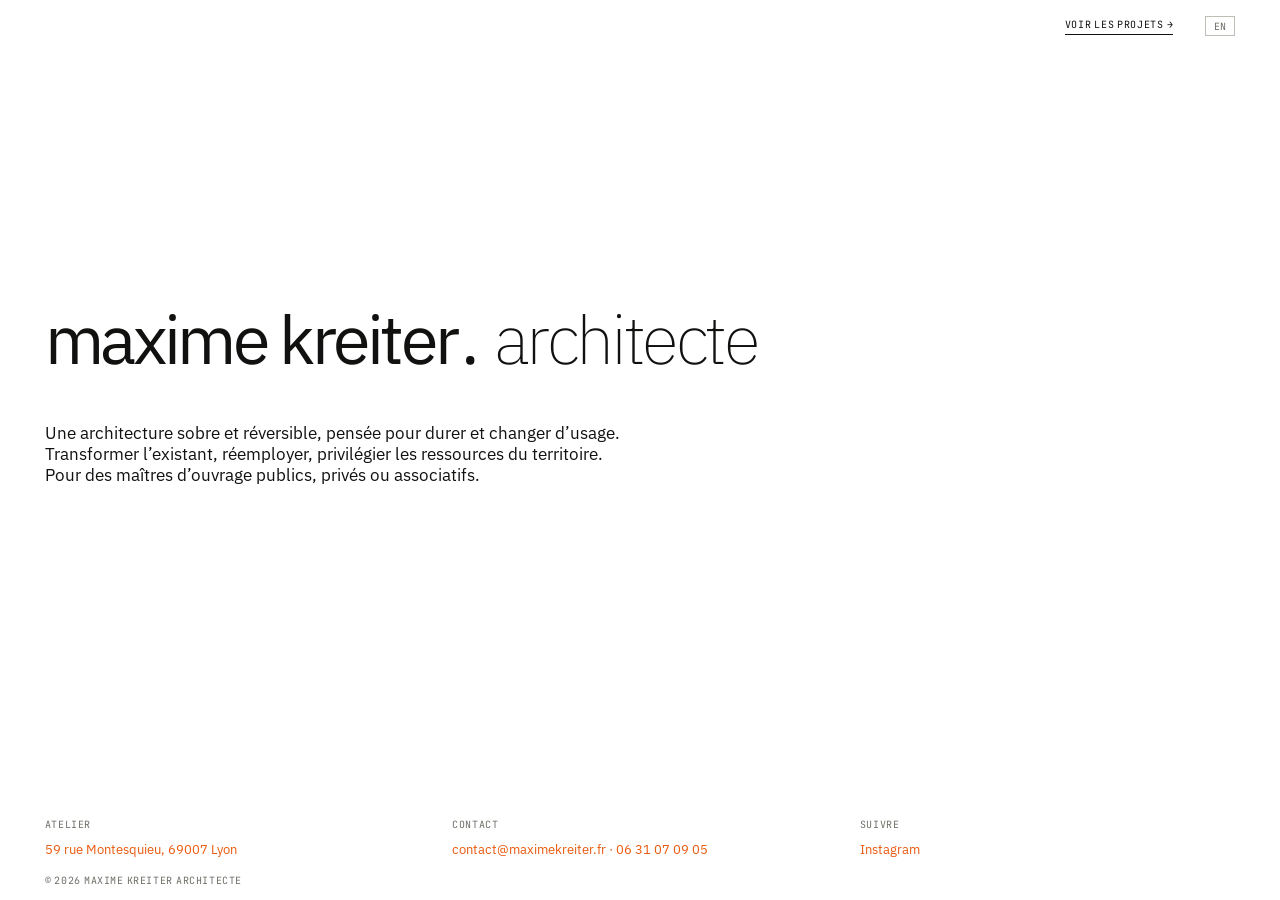
<file: index.html>
<!DOCTYPE html>
<html lang="fr">
<head>
<meta charset="utf-8">
<meta name="viewport" content="width=device-width, initial-scale=1">
<title>Maxime Kreiter — Architecte HMONP, Lyon</title>
<meta name="description" content="Atelier d’architecture à Lyon. Réhabilitation et équipement public, pour collectivités et particuliers : structures conservées, matières locales.">
<link rel="stylesheet" href="assets/ds/styles.css">
<link rel="stylesheet" href="assets/css/site.css">
</head>
<body>

<div class="mk-page">

  <main class="mk-garde">

    <div class="mk-garde__meta">
      <div class="mk-garde__actions">
        <a href="projets.html" class="mk-meta mk-garde__link"><span data-i18n="voir">Voir les projets</span> →</a>
        <button type="button" class="mk-langbtn" data-lang-toggle aria-label="Switch to English">EN</button>
      </div>
    </div>

    <div class="mk-garde__body">
      <!-- Signature : le nom garde ses majuscules dans le texte (copier-coller,
           moteurs de recherche) ; les minuscules viennent de la feuille de style.
           Le point est à part : il disparaît quand la signature passe sur deux lignes. -->
      <h1 class="mk-garde__name mk-signature">
        <span class="mk-signature__nom">Maxime Kreiter</span><span class="mk-signature__point">.</span>
        <span class="mk-signature__metier">Architecte</span>
      </h1>
      <p class="mk-garde__lede" data-i18n="gardeLede">Une architecture sobre et réversible, pensée pour durer et changer d’usage.
Transformer l’existant, réemployer, privilégier les ressources du territoire.
Pour des maîtres d’ouvrage publics, privés ou associatifs.</p>
    </div>

  </main>

  <footer class="mk-footer">
    <div class="mk-footer__cols">
      <div class="mk-footer__col">
        <span class="mk-footer__title" data-i18n="atelier">Atelier</span>
        <span class="mk-footer__line">59 rue Montesquieu, 69007 Lyon</span>
      </div>
      <div class="mk-footer__col">
        <span class="mk-footer__title">Contact</span>
        <span class="mk-footer__line"><a href="mailto:contact@maximekreiter.fr">contact@maximekreiter.fr</a> · <a href="tel:+33631070905">06 31 07 09 05</a></span>
      </div>
      <div class="mk-footer__col">
        <span class="mk-footer__title" data-i18n="suivre">Suivre</span>
        <span class="mk-footer__line">Instagram</span>
      </div>
    </div>
    <span class="mk-footer__note">© 2026 Maxime Kreiter Architecte</span>
  </footer>

</div>

<script src="assets/js/site.js"></script>
</body>
</html>
</file>
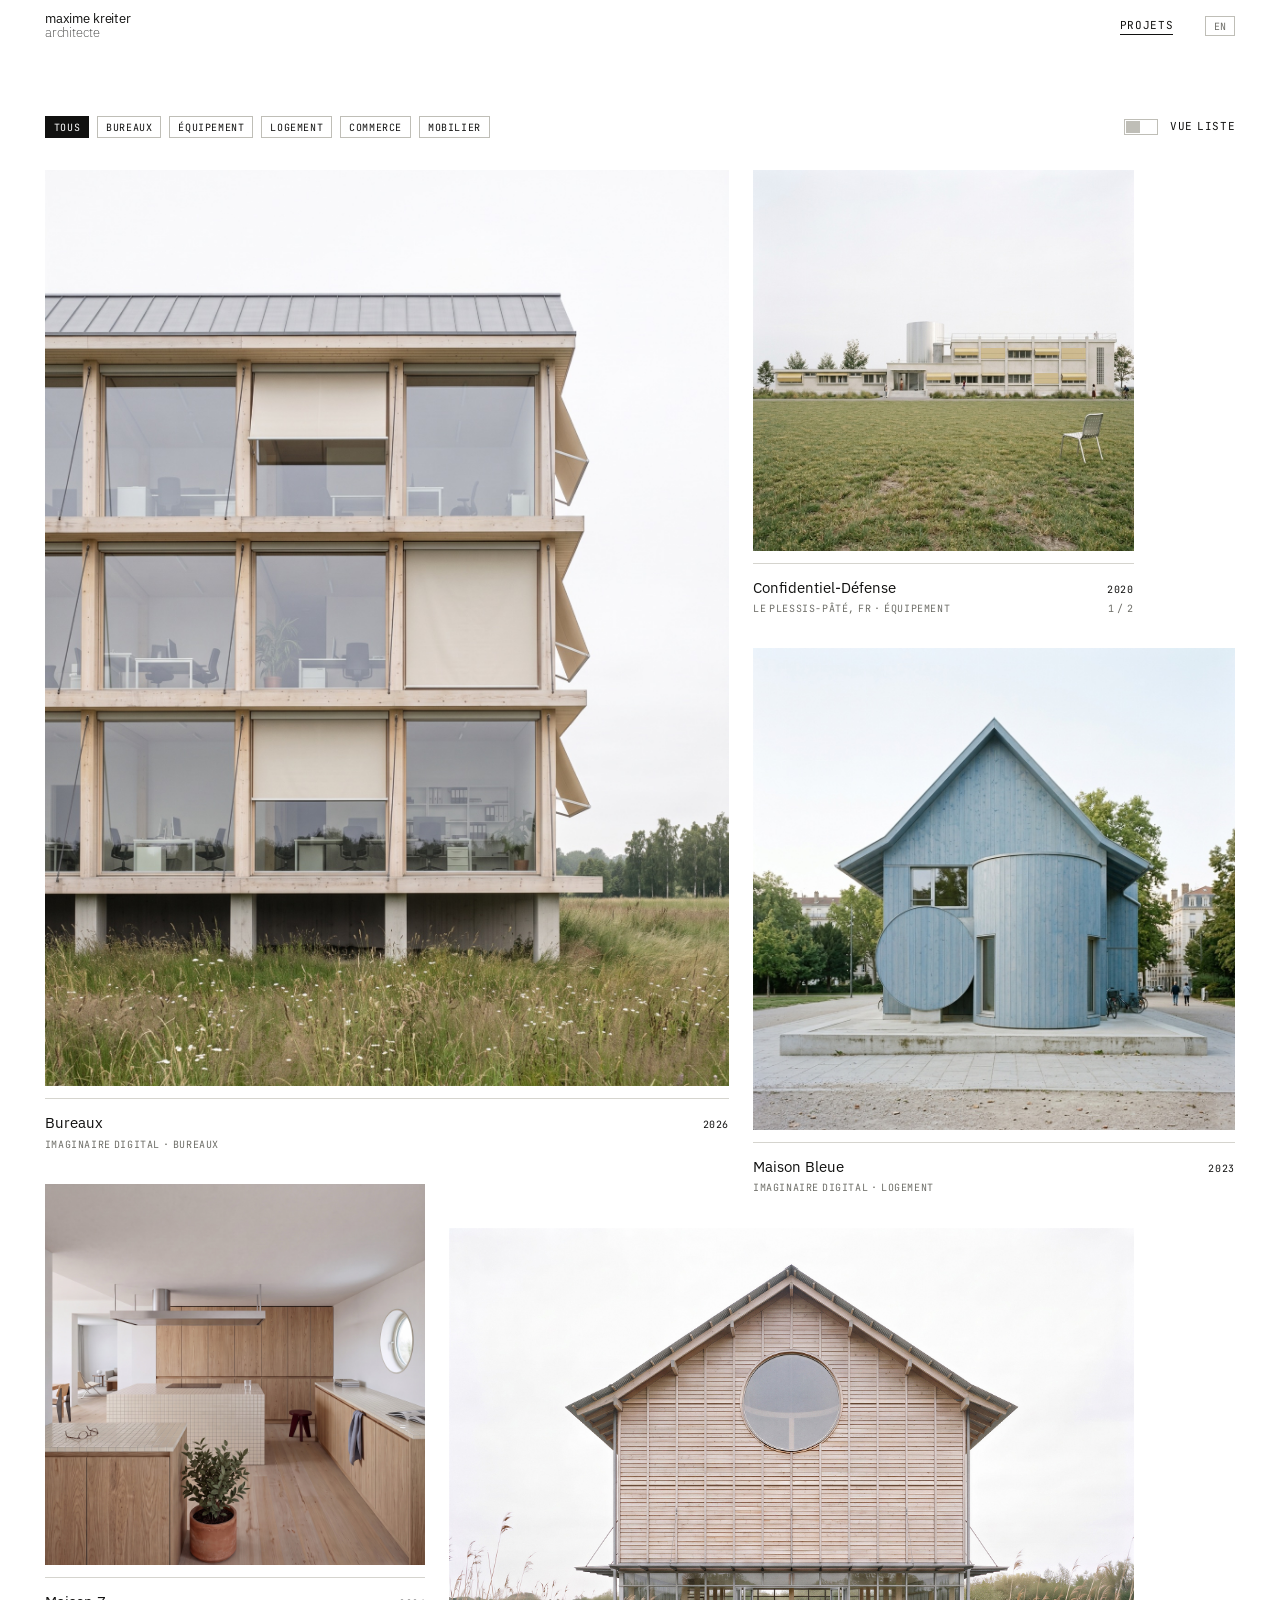
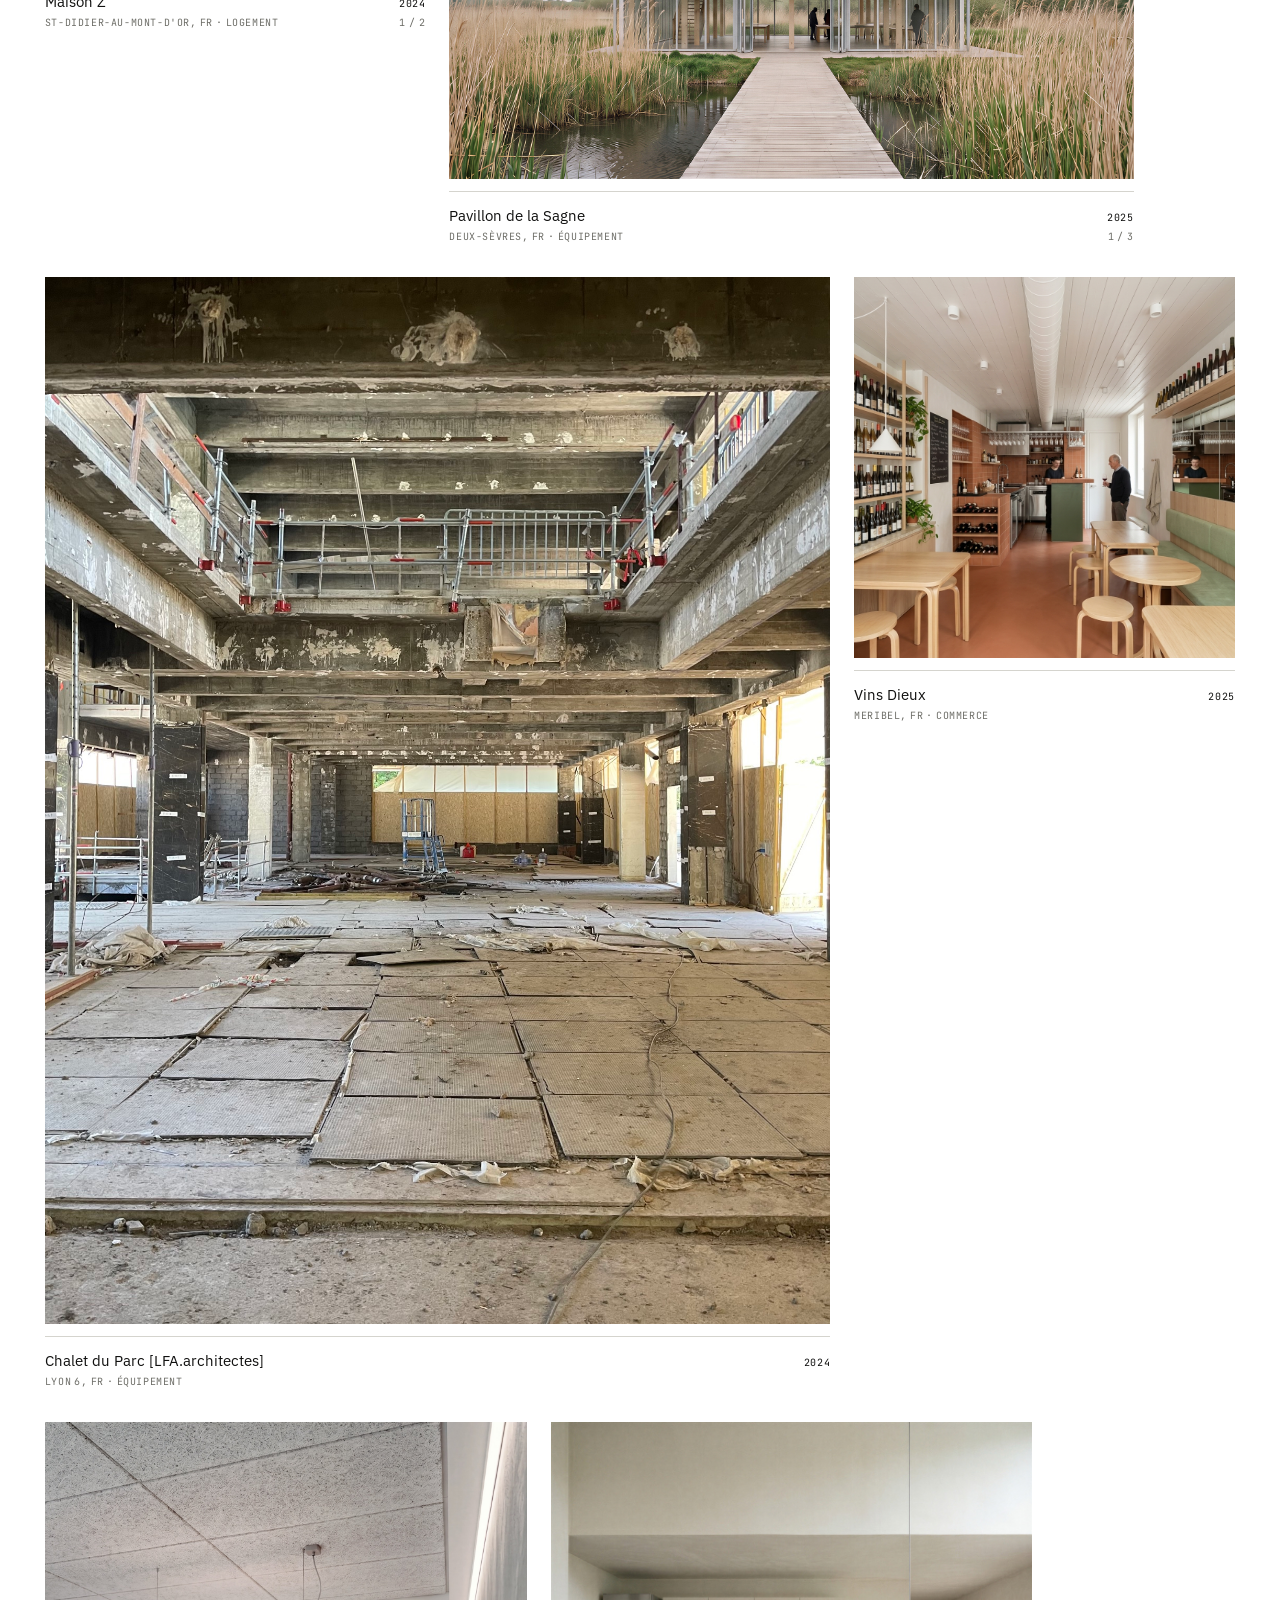
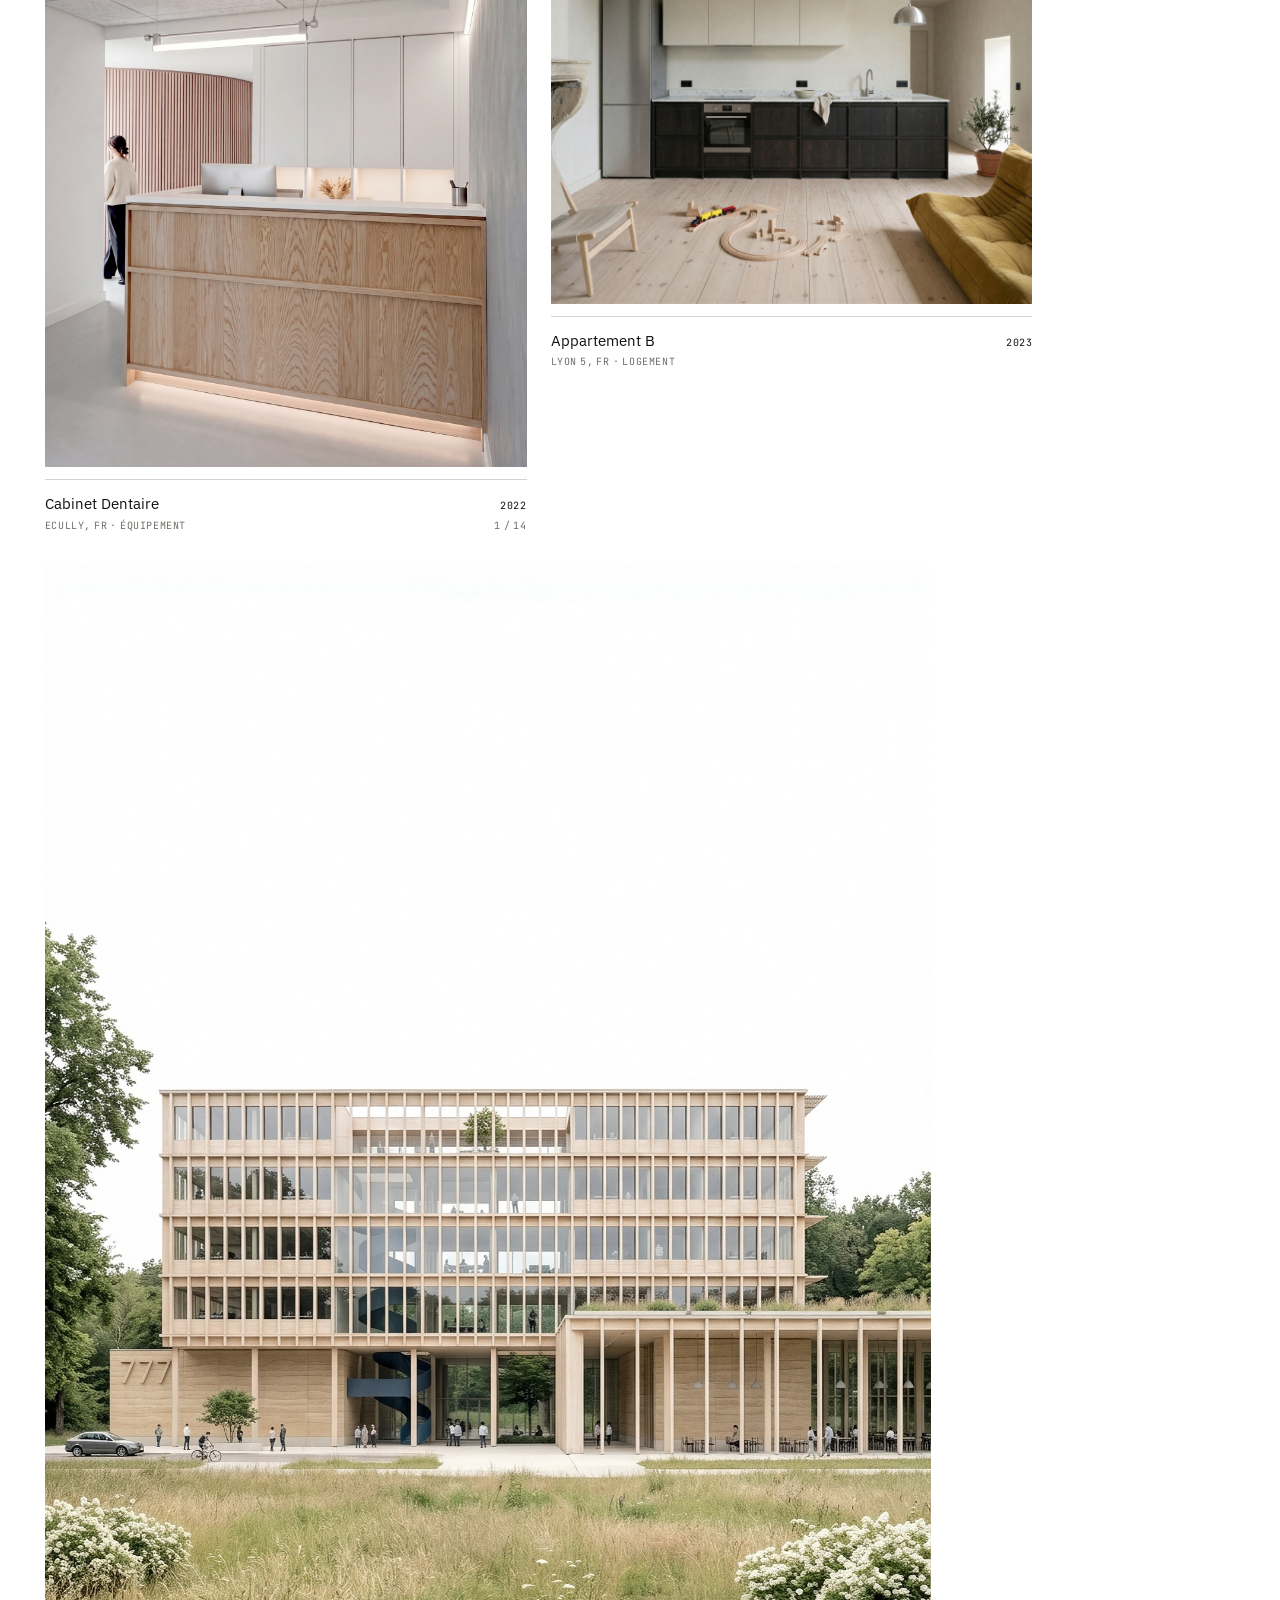
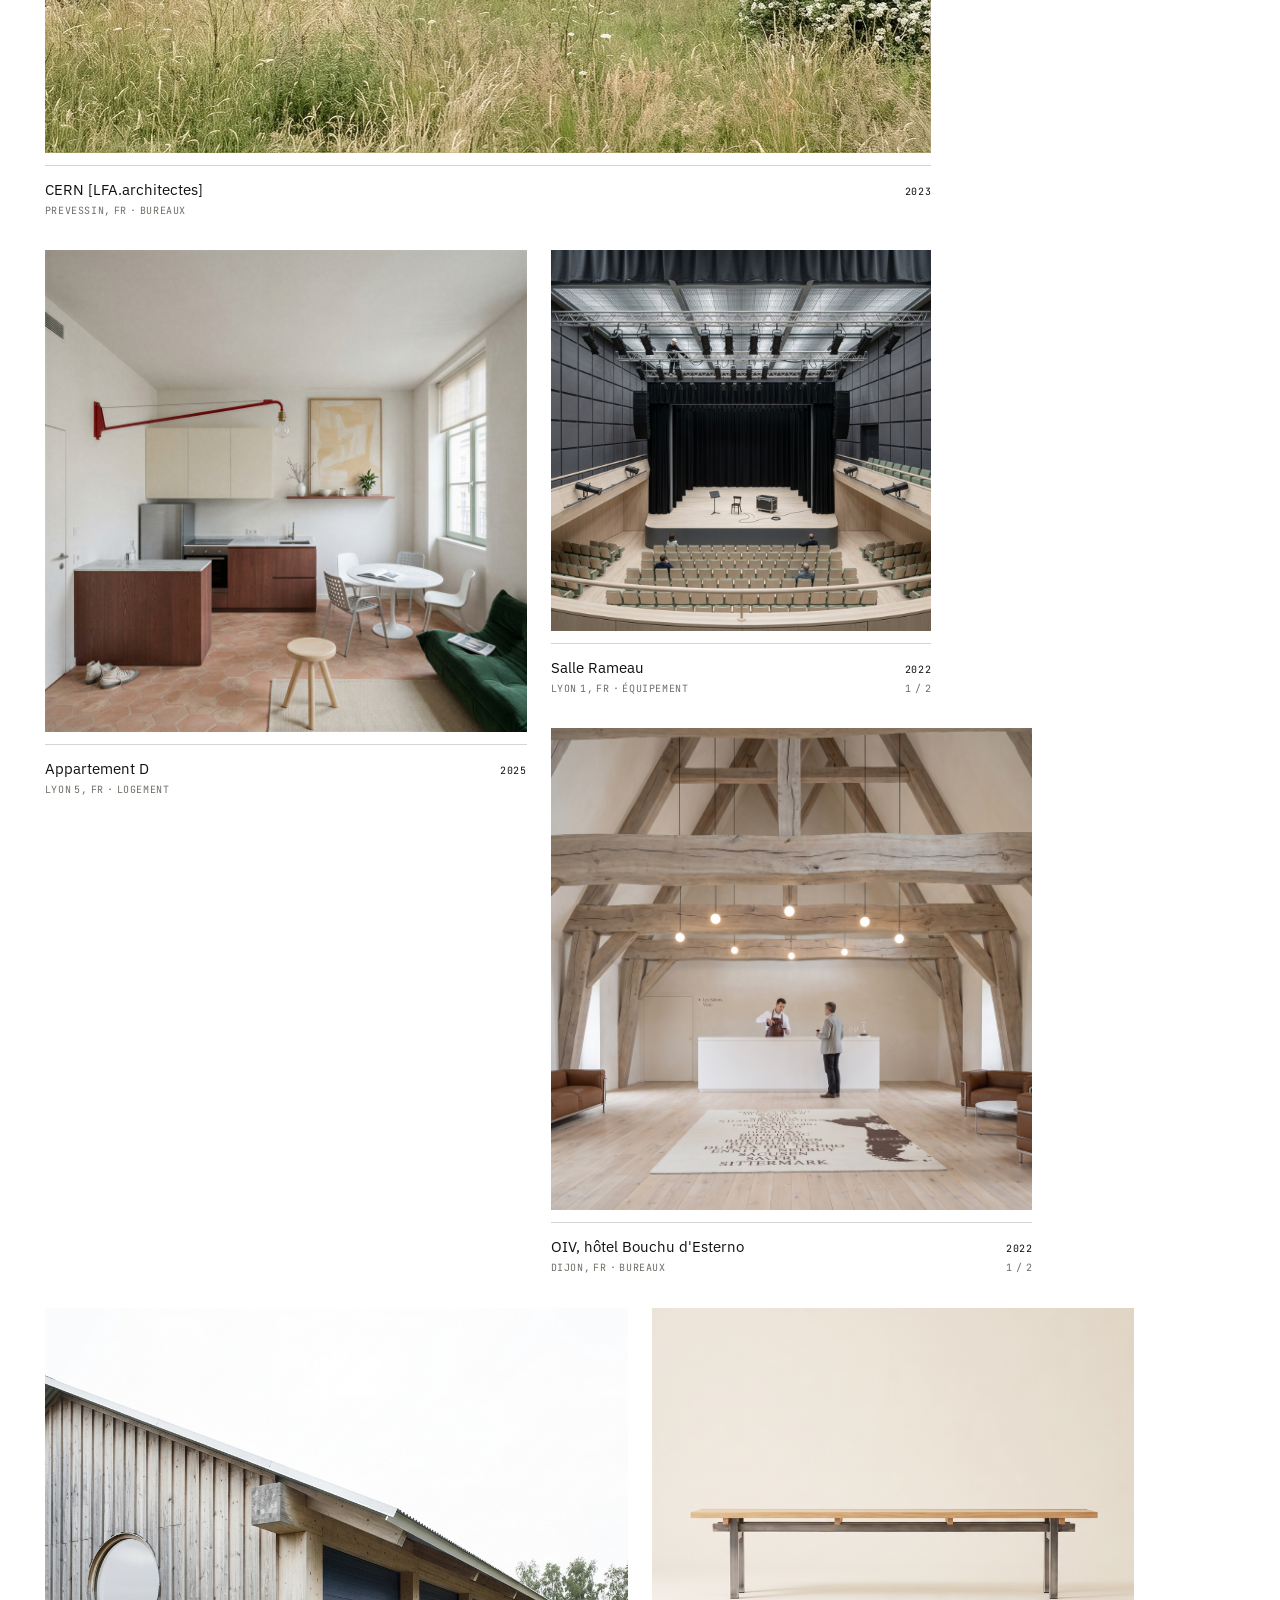
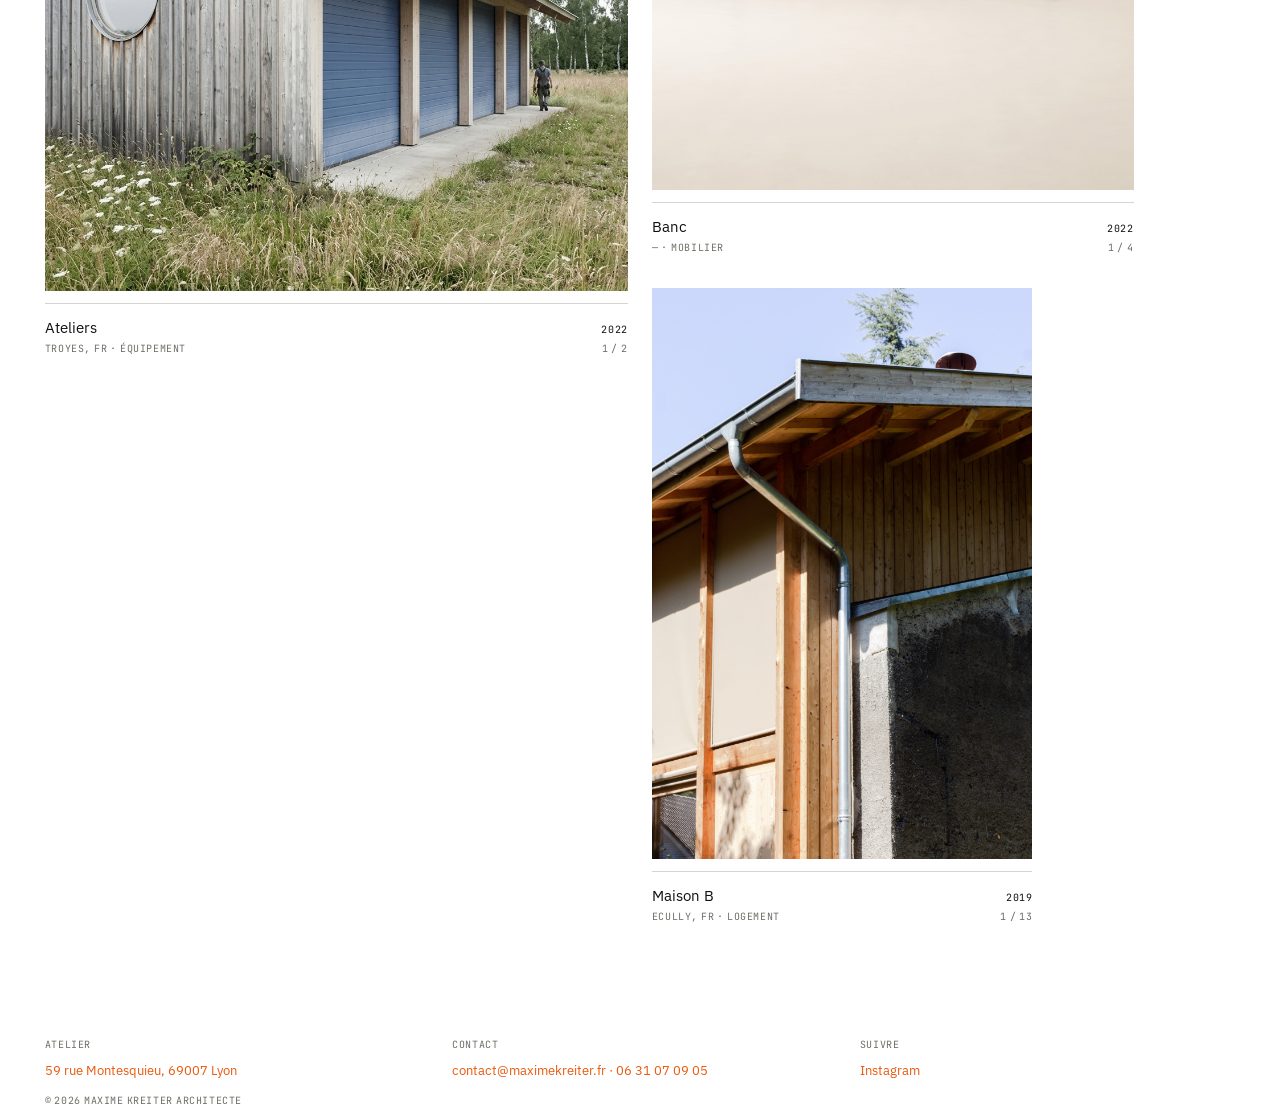
<file: projets.html>
<!DOCTYPE html>
<html lang="fr">
<head>
<meta charset="utf-8">
<meta name="viewport" content="width=device-width, initial-scale=1">
<title>Projets — Maxime Kreiter, Architecte HMONP, Lyon</title>
<meta name="description" content="Index des projets de Maxime Kreiter, architecte HMONP à Lyon : réhabilitation, logement et équipement public, du diagnostic à la livraison.">
<link rel="stylesheet" href="assets/ds/styles.css">
<link rel="stylesheet" href="assets/css/site.css">
</head>
<body>

<div class="mk-page">

  <div class="mk-header__sticky">
    <header class="mk-header">
      <!-- Signature sur deux lignes, donc sans point (voir site.css, « signature »). -->
      <a href="index.html" class="mk-wordmark mk-wordmark--sm mk-signature mk-signature--deux-lignes">
        <span class="mk-signature__nom">Maxime Kreiter</span><span class="mk-signature__point">.</span>
        <span class="mk-signature__metier">Architecte</span>
      </a>
      <nav class="mk-header__nav">
        <a href="projets.html" class="mk-navlink" aria-current="page" data-i18n="projets">Projets</a>
        <button type="button" class="mk-langbtn" data-lang-toggle aria-label="Switch to English">EN</button>
      </nav>
    </header>
  </div>

  <main class="mk-main">

    <!-- Le titre n'est plus affiché, mais la page doit garder un titre de
         niveau 1 pour les moteurs de recherche et les lecteurs d'écran. -->
    <h1 class="mk-sr-only" data-i18n="projets">Projets</h1>

    <section class="mk-index__body">

      <div class="mk-index__controls">
        <div class="mk-filters" id="mk-filters"></div>
        <label class="mk-switch">
          <input type="checkbox" class="mk-switch__input" id="mk-view">
          <span class="mk-switch__track" aria-hidden="true"><span class="mk-switch__knob"></span></span>
          <!-- Libellé piloté par le JavaScript : il annonce la vue vers
               laquelle on bascule. La page s'ouvre en grille (2026-11-09),
               le texte statique ci-dessous est donc le bon. -->
          <span id="mk-view-label">Vue liste</span>
        </label>
      </div>

      <div id="mk-list" hidden>
        <div class="mk-list__head">
          <span class="mk-meta">Réf.</span>
          <span class="mk-meta" data-i18n="projet">Projet</span>
          <span class="mk-meta" data-i18n="lieu">Lieu</span>
          <span class="mk-meta mk-col-large" data-i18n="surface">Surface</span>
          <span class="mk-meta mk-col-large" data-i18n="statut">Statut</span>
          <span class="mk-meta" data-i18n="annee">Année</span>
        </div>
        <div class="mk-list__rows" id="mk-rows"></div>
      </div>

      <div class="mk-grid" id="mk-grid"></div>

      <!-- Aperçu affiché au centre de l'écran au survol d'une ligne, en vue
           liste. Rempli par le JavaScript ; sans lui, il reste vide. -->
      <div class="mk-preview" id="mk-preview" aria-hidden="true">
        <img alt="">
        <span class="mk-preview__compteur"></span>
      </div>

      <p class="mk-meta mk-empty" id="mk-empty" hidden></p>

    </section>

  </main>

  <footer class="mk-footer">
    <div class="mk-footer__cols">
      <div class="mk-footer__col">
        <span class="mk-footer__title" data-i18n="atelier">Atelier</span>
        <span class="mk-footer__line">59 rue Montesquieu, 69007 Lyon</span>
      </div>
      <div class="mk-footer__col">
        <span class="mk-footer__title">Contact</span>
        <span class="mk-footer__line"><a href="mailto:contact@maximekreiter.fr">contact@maximekreiter.fr</a> · <a href="tel:+33631070905">06 31 07 09 05</a></span>
      </div>
      <div class="mk-footer__col">
        <span class="mk-footer__title" data-i18n="suivre">Suivre</span>
        <span class="mk-footer__line">Instagram</span>
      </div>
    </div>
    <span class="mk-footer__note">© 2026 Maxime Kreiter Architecte</span>
  </footer>

</div>

<script src="assets/js/site.js"></script>
</body>
</html>
</file>
<file: assets/ds/styles.css>
@import url("tokens/fonts.css");
@import url("tokens/colors.css");
@import url("tokens/typography.css");
@import url("tokens/spacing.css");
@import url("tokens/layout.css");
@import url("tokens/motion.css");
@import url("tokens/base.css");
</file>
<file: assets/css/site.css>
/* Maxime Kreiter Architecte — styles du site.
   Les composants du design system (SiteHeader, SiteFooter, Wordmark, Tag,
   Switch, IndexRow, ImageFrame) sont ici transcrits en CSS depuis le bundle
   React fourni dans _ds/. Les valeurs sont reprises à l'identique. */

/* --------------------------------------------------------- couleurs site */
/* Écart assumé au design system, qui ne prévoit que le sauge comme accent :
   les coordonnées du pied de page sont en orange. Déclaré ici plutôt que dans
   _ds/ pour garder le design system intact.
   Contraste mesuré sur le papier : 3,03:1, sous le seuil AA de 4,5:1 pour du
   texte de 13 px — écart choisi en connaissance de cause. Le survol passe à
   une teinte plus soutenue, à 4,41:1. */

:root {
  /* Marqueur de version : sert uniquement à vérifier, depuis la page
     diagnostic.html, quelle feuille de style le navigateur utilise
     réellement. N'a aucun effet sur l'affichage. */
  --mk-version: "2026-10-05-a";

  --accent-contact: #EA580C;
  --accent-contact-hover: #C2410C;

  /* Largeur de référence d'une vignette — celle d'un projet « taille: 1 ».
     C'est elle qui décide du nombre de vignettes par rangée : plus elle est
     grande, moins il y en a. */
  --vignette-base: 280px;

  /* Finesse du champ « taille: ». Les largeurs se comptent en colonnes
     fines et invisibles : une vignette de référence en occupe le nombre
     indiqué ici, et chaque cran de « taille: » en ajoute une seule.
       4   un cran élargit d'environ un quart   (le réglage livré)
       2   un cran élargit de moitié            contraste franc
       8   un cran élargit d'un huitième        nuances fines
     Ces colonnes ne se voient pas : elles donnent aux vignettes des bords
     communs, sans lesquels aucune ne pourrait remonter sous sa voisine. */
  --vignette-colonnes: 4;

  /* Cadrage des vignettes de l'index.
       auto    chaque photo garde son format — paysages et portraits
               cohabitent, rien n'est rogné
       9 / 10  portrait léger, 4 / 5 portrait franc, 1 / 1 carré : toutes les
               vignettes au même format, les photos sont recadrées au centre */
  --vignette-ratio: auto;

  /* L'aplat affiché quand un projet n'a pas de photo est vide : il lui faut
     un format à lui, sans quoi il n'aurait aucune hauteur. */
  --vignette-ratio-repli: 9 / 10;

  /* Curseur des zones cliquables : un disque d'encre à la place de la main.
     Le dessin est un SVG écrit directement dans la feuille de style, donc
     aucun fichier à héberger. Les deux nombres après l'adresse placent la
     pointe active au centre du disque.
     32 px est la taille sûre : au-delà, certains navigateurs abandonnent le
     curseur sur mesure et reviennent à la main. Pour l'agrandir, changez
     width, height, cx, cy, r et les deux nombres de fin, tous solidaires.
     « pointer » en fin de ligne est le repli si l'image est refusée. */
  --curseur-clic:
    url('data:image/svg+xml;utf8,<svg xmlns="http://www.w3.org/2000/svg" width="32" height="32"><circle cx="16" cy="16" r="15" fill="%23111110"/></svg>') 16 16,
    pointer;

  /* Le disque ci-dessus n'est qu'un repli. À la souris, le script le
     remplace par un disque qui suit le pointeur et passe en négatif ce qu'il
     survole : texte noir sur blanc devient blanc sur noir, photos comprises.
     Son diamètre se règle ici, librement — cette version n'a pas la limite
     des 32 px. */
  --curseur-taille: 16px;
}

/* Disque en négatif : un rond blanc en mode « différence » inverse les
   couleurs qu'il recouvre — il paraît noir sur le papier, et le texte noir
   qu'il couvre devient blanc. Posé par le script, uniquement à la souris.
   Le curseur du système est alors masqué sur les zones cliquables. */
.mk-curseur-js { --curseur-clic: none; }

.mk-curseur {
  position: fixed;
  top: 0;
  left: 0;
  width: var(--curseur-taille);
  height: var(--curseur-taille);
  margin: calc(var(--curseur-taille) / -2) 0 0 calc(var(--curseur-taille) / -2);
  border-radius: 50%;
  background: #fff;
  mix-blend-mode: difference;
  pointer-events: none;
  z-index: 1000;
  opacity: 0;
  transition: opacity 120ms ease;
}
.mk-curseur--visible { opacity: 1; }

/* ------------------------------------------------------------------ shell */

/* Hauteur de page : sur iOS, 100vh compte la hauteur barres masquées, si bien
   que le pied de page tombe sous la barre d'outils à l'ouverture. 100svh est
   la hauteur barres déployées — le cas le plus contraint — donc tout tient à
   l'écran dès l'arrivée, sans saut de mise en page au défilement (ce que
   provoquerait dvh). La première ligne reste le repli des navigateurs
   antérieurs à svh (Safari < 15.4, Chrome < 108). */
.mk-page {
  min-height: 100vh;
  min-height: 100svh;
  display: flex;
  flex-direction: column;
  background: var(--paper-100);
  color: var(--ink-900);
  font-family: var(--font-sans);
}

.mk-main { flex: 1; }

/* Lu par les moteurs de recherche et les lecteurs d'écran, invisible à l'œil.
   Sert au titre de niveau 1 de la page projets, que le design n'affiche pas. */
.mk-sr-only {
  position: absolute;
  width: 1px;
  height: 1px;
  padding: 0;
  margin: -1px;
  overflow: hidden;
  clip-path: inset(50%);
  white-space: nowrap;
  border: 0;
}

/* Le helmet du prototype : liens à l'encre, soulignement du base.css. */
a { color: var(--ink-900); text-decoration-thickness: 1px; text-underline-offset: 3px; }
a:hover { color: var(--link-hover); }

/* Registre en JetBrains Mono (règle typographique du 10.11.2026) : partout
   où la mono compose, l'espace entre les mots est resserrée (-0.35em) ; les
   capitales portent +0.06em (--tracking-caps). La classe .mk-meta du design
   system (base.css) le fait aussi. Un nouvel élément en mono s'ajoute ici. */
.mk-navlink,
.mk-langbtn,
.mk-footer__title,
.mk-footer__note,
.mk-tag,
.mk-switch,
.mk-row__number,
.mk-row__meta,
.mk-row__data,
.mk-row__year,
.mk-preview__compteur,
.mk-frame__label {
  word-spacing: var(--mono-word-spacing);
}

/* Tout ce qui se clique porte le disque, liens de texte compris. */
a[href],
button,
label,
[role="button"] {
  cursor: var(--curseur-clic);
}

/* --------------------------------------------------------------- wordmark */

/* Signature (règle typographique du 10.11.2026), en-tête et accueil :
   IBM Plex Sans, minuscules (par text-transform : le HTML garde « Maxime
   Kreiter » avec ses majuscules), « maxime kreiter » en 400 et « architecte »
   en 200, même encre, même corps.
     — sur une ligne : « maxime kreiter. architecte », point écarté du r de
       .07em, « architecte » à .2em du point ;
     — sur deux lignes (classe mk-signature--deux-lignes) : pas de point.
   Interlettrage selon le corps : grand (≥ 20 pt) -0.05em, vers 14 pt
   -0.03em, petit -0.01em (jetons --signature-tracking-*, typography.css). */

.mk-signature {
  display: inline-flex;
  flex-wrap: wrap;
  align-items: baseline;
  font-family: var(--font-sans);
  text-transform: lowercase;
  color: var(--text-primary);
  letter-spacing: var(--signature-tracking-petit);
}

.mk-signature__nom { font-weight: var(--weight-regular); }

/* Le point ne porte pas d'interlettrage : l'écart au r et à « architecte »
   est alors exactement celui des marges. */
.mk-signature__point {
  font-weight: var(--weight-regular);
  margin-left: .07em;
  letter-spacing: 0;
}

.mk-signature__metier {
  font-weight: var(--weight-light);
  margin-left: .2em;
}

.mk-signature--deux-lignes {
  flex-direction: column;
  align-items: flex-start;
}

.mk-signature--deux-lignes .mk-signature__point { display: none; }
.mk-signature--deux-lignes .mk-signature__metier { margin-left: 0; }

/* Lien de l'en-tête : la signature, en petit, sur deux lignes. */
.mk-wordmark {
  gap: 0;
  line-height: var(--leading-tight);
  border: 0;
  text-decoration: none;
}

/* Même corps pour les deux lignes (13 px, hors de l'échelle 68/30/17/15/11/10 :
   gardé tel quel en attendant l'avis de Max). */
.mk-wordmark--sm { font-size: var(--text-sm); }

a.mk-wordmark:hover { color: var(--text-primary); }

/* ----------------------------------------------------------- site header */
/* headerProps du prototype : borderBottom none. */

.mk-header {
  display: flex;
  align-items: center;
  justify-content: space-between;
  gap: var(--s-6);
  height: var(--header-height);
  padding: 0 var(--page-margin);
  border-bottom: none;
  background: var(--surface-page);
}

.mk-header__sticky { position: sticky; top: 0; z-index: 30; }

.mk-header__nav {
  display: flex;
  gap: var(--s-6);
  align-items: center;
}

.mk-navlink {
  background: none;
  border: none;
  padding: 0;
  cursor: var(--curseur-clic);
  font-family: var(--font-mono);
  font-size: var(--text-2xs);
  letter-spacing: var(--tracking-caps);
  text-transform: uppercase;
  color: var(--text-muted);
  border-bottom: var(--hairline) solid transparent;
  transition: var(--transition-color);
  text-decoration: none;
}

.mk-navlink:hover { color: var(--text-primary); }

.mk-navlink[aria-current="page"] {
  color: var(--text-primary);
  border-bottom-color: var(--ink-900);
}

.mk-langbtn {
  background: none;
  border: var(--hairline) solid var(--border-mid);
  cursor: var(--curseur-clic);
  width: 30px;
  height: 20px;
  font-family: var(--font-mono);
  font-size: var(--text-3xs);
  letter-spacing: var(--tracking-caps);
  color: var(--text-secondary);
  transition: var(--transition-color);
}

.mk-langbtn:hover { color: var(--text-primary); border-color: var(--border-strong); }

/* ----------------------------------------------------------- site footer */
/* footerProps du prototype : pied aplati, sans filet supérieur. */

.mk-footer {
  border-top: none;
  padding: var(--s-4) var(--page-margin) var(--s-3);
  display: flex;
  flex-direction: column;
  gap: var(--s-3);
}

/* Gouttière verticale resserrée : c'est elle qui s'applique en petite largeur,
   quand les trois blocs s'empilent au lieu de tenir sur une rangée. */
.mk-footer__cols {
  display: grid;
  grid-template-columns: repeat(auto-fit, minmax(160px, 1fr));
  gap: var(--s-3) var(--s-6);
}

.mk-footer__col {
  display: flex;
  flex-direction: column;
  gap: var(--s-2);
}

.mk-footer__title {
  font-family: var(--font-mono);
  font-size: var(--text-3xs);
  letter-spacing: var(--tracking-caps);
  text-transform: uppercase;
  color: var(--text-muted);
}

.mk-footer__line {
  font-size: var(--text-sm);
  color: var(--accent-contact);
}

/* Coordonnées cliquables, rendues comme le texte du prototype. */
.mk-footer__line a {
  color: inherit;
  border-bottom: 0;
  text-decoration: none;
  transition: var(--transition-color);
}

.mk-footer__line a:hover { color: var(--accent-contact-hover); }

.mk-footer__note {
  font-family: var(--font-mono);
  font-size: var(--text-3xs);
  letter-spacing: var(--tracking-caps);
  text-transform: uppercase;
  color: var(--text-muted);
}

/* ---------------------------------------------------------- page de garde */

.mk-garde {
  flex: 1;
  display: grid;
  grid-template-rows: auto 1fr;
  padding: 0 var(--page-margin) var(--s-8);
}

/* Même bande que le SiteHeader de la page projets — même hauteur, contenu
   centré : les textes de coin restent à la même place d'une page à l'autre.
   min-height et non height, pour que la bande grandisse quand elle se replie
   sur deux lignes en petite largeur. */
.mk-garde__meta {
  display: flex;
  justify-content: flex-end;
  align-items: center;
  min-height: var(--header-height);
  flex-wrap: wrap;
  padding: var(--s-2) 0;
}

/* Mêmes gouttières que la nav de la page projets : le bouton de langue tombe
   au même endroit, à la même distance du bord, sur les deux pages. */
.mk-garde__actions {
  display: flex;
  gap: var(--s-6);
  align-items: center;
  flex-wrap: wrap;
  justify-content: flex-end;
}

.mk-garde__link {
  font-size: var(--text-3xs);
  text-decoration: none;
  border-bottom: 1px solid var(--ink-900);
  padding-bottom: 2px;
  white-space: nowrap;
}

.mk-garde__body {
  display: flex;
  flex-direction: column;
  justify-content: center;
  padding: clamp(32px, 9vw, 96px) 0;
  min-width: 0;
}

/* Signature de l'accueil, en grand (26 à 68 px) : sur une ligne, sauf en
   petite largeur où elle passe sur deux lignes, sans point (voir plus bas). */
.mk-garde__name {
  display: flex;
  row-gap: 0;
  font-size: clamp(26px, 7.4vw, var(--text-3xl));
  line-height: var(--leading-tight);
  letter-spacing: var(--signature-tracking-grand);
  margin: 0;
}

.mk-garde__lede {
  /* Aucune largeur maximale : les retours à la ligne du texte suffisent à
     découper les phrases, le bloc n'a donc pas à être bridé et chaque phrase
     tient sur une ligne. Sur un écran étroit elles se replient d'elles-mêmes.

     Le design system pose « text-wrap: pretty » sur body, donc tout le site
     en hérite. Cette propriété autorise le navigateur à recouper une ligne
     qui tiendrait, pour équilibrer le paragraphe : c'est ce que faisait
     Safari sur la première phrase. On revient ici au découpage ordinaire.
     Les deux écritures sont données : la seconde pour les navigateurs qui ne
     comprennent que la propriété détaillée. */
  text-wrap: wrap;
  text-wrap-style: auto;

  font-size: clamp(15px, 3.6vw, var(--type-lede-size));
  line-height: var(--leading-snug);
  color: var(--text-meta);
  padding-top: clamp(20px, 6vw, var(--s-7));
  margin: 0;
  white-space: pre-line;
}

/* ------------------------------------------------------- index des projets */

.mk-index__head { padding: var(--s-8) var(--page-margin) var(--s-6); }

.mk-index__headline {
  display: flex;
  align-items: baseline;
  gap: var(--s-4);
}

.mk-index__ref { font-size: var(--text-3xs); color: var(--text-muted); }

.mk-index__title {
  font-family: var(--font-sans);
  font-weight: var(--weight-regular);
  text-transform: uppercase;
  letter-spacing: -0.015em;
  font-size: var(--text-3xl);
  line-height: var(--leading-snug);
  margin: 0;
}

.mk-index__lede {
  max-width: var(--measure);
  font-size: var(--text-base);
  line-height: 1.55;
  color: var(--text-meta);
  padding-top: var(--s-4);
  margin: 0;
  text-wrap: pretty;
}

/* Le titre et le chapô ayant disparu, c'est ce retrait qui donne désormais
   son air à l'ouverture de la page, sous l'en-tête. */
.mk-index__body { padding: var(--s-8) var(--page-margin) var(--s-9); }

.mk-index__controls {
  display: flex;
  justify-content: space-between;
  align-items: center;
  gap: var(--s-5);
  flex-wrap: wrap;
  padding-bottom: var(--s-6);
}

.mk-filters {
  display: flex;
  gap: var(--s-2);
  flex-wrap: wrap;
}

/* ------------------------------------------------------------------- tag */

.mk-tag {
  display: inline-flex;
  align-items: center;
  height: 22px;
  padding: 0 8px;
  font-family: var(--font-mono);
  font-size: var(--text-3xs);
  letter-spacing: var(--tracking-caps);
  text-transform: uppercase;
  white-space: nowrap;
  border-radius: var(--radius-none);
  border: var(--hairline) solid var(--border-mid);
  background: transparent;
  color: var(--text-meta);
  cursor: var(--curseur-clic);
  transition: var(--transition-color);
}

.mk-tag:hover {
  color: var(--text-primary);
  border-color: var(--border-strong);
}

.mk-tag[aria-pressed="true"],
.mk-tag[aria-pressed="true"]:hover {
  background: var(--ink-900);
  color: var(--text-inverse);
  border-color: var(--ink-900);
}

/* ---------------------------------------------------------------- switch */

.mk-switch {
  display: inline-flex;
  align-items: center;
  gap: var(--s-3);
  cursor: var(--curseur-clic);
  /* Navigation entre les vues : registre mono en capitales, comme les filtres
     voisins (avant le 10.11.2026 : Fustat 15 px). */
  font-family: var(--font-mono);
  font-size: var(--text-2xs);
  letter-spacing: var(--tracking-caps);
  text-transform: uppercase;
  color: var(--text-primary);
}

.mk-switch__input {
  position: absolute;
  opacity: 0;
  width: 1px;
  height: 1px;
}

.mk-switch__track {
  width: 34px;
  height: 16px;
  flex: 0 0 auto;
  position: relative;
  border: var(--hairline) solid var(--border-mid);
  background: transparent;
  border-radius: var(--radius-none);
  transition: var(--transition-color);
}

.mk-switch__knob {
  position: absolute;
  top: 1px;
  bottom: 1px;
  width: 14px;
  left: 1px;
  background: var(--border-mid);
  transition: left var(--dur-fast) var(--ease-out),
              background-color var(--dur-fast) var(--ease-out);
}

.mk-switch__input:checked + .mk-switch__track { border-color: var(--ink-900); }

.mk-switch__input:checked + .mk-switch__track .mk-switch__knob {
  left: calc(100% - 15px);
  background: var(--ink-900);
}

.mk-switch__input:focus-visible + .mk-switch__track {
  outline: var(--rule-weight) solid var(--focus-ring);
  outline-offset: 2px;
}

/* ------------------------------------------------------------- vue liste */

/* Six colonnes sur grand écran : Réf, Projet, Lieu, Surface, Statut, Année.
   En dessous de 960 px, Surface et Statut sont retirées (voir plus bas) et
   la grille repasse aux quatre colonnes d'origine. */
.mk-list__head {
  display: grid;
  grid-template-columns:
    48px minmax(0, 1fr) minmax(0, .8fr) minmax(0, .55fr) minmax(0, .55fr) 64px;
  gap: var(--s-4);
  padding-bottom: var(--s-2);
}

.mk-list__head span { font-size: var(--text-3xs); color: var(--text-muted); }
.mk-list__head span:last-child { text-align: right; }

.mk-list__rows { border-top: 1px solid var(--ink-900); }

.mk-row {
  display: grid;
  grid-template-columns:
    48px minmax(0, 1fr) minmax(0, .8fr) minmax(0, .55fr) minmax(0, .55fr) 64px;
  gap: var(--s-4);
  align-items: baseline;
  padding: var(--s-3) 0;
  border-bottom: var(--hairline) solid var(--border-hairline);
  color: var(--text-primary);
}

/* Le disque n'apparaît que sur les lignes où le clic sert à quelque chose,
   c'est-à-dire celles dont le projet a plusieurs photos à faire défiler.
   Ailleurs, la flèche : rien n'est promis. */
.mk-row { cursor: default; }
.mk-row--cliquable { cursor: var(--curseur-clic); }

.mk-row__number {
  font-family: var(--font-mono);
  font-size: var(--text-2xs);
  color: var(--text-muted);
}

/* Le titre est la voix (Plex), le lieu le registre (mono, 11 px comme la
   référence et l'année : en 13 px, la mono, plus large, coupait les lieux sur
   trois lignes en téléphone). Le titre garde 13 px, hors de l'échelle
   68/30/17/15/11/10 : en attendant l'avis de Max. */
.mk-row__title {
  font-size: var(--text-sm);
}

.mk-row__meta {
  font-family: var(--font-mono);
  font-size: var(--text-2xs);
  color: var(--text-secondary);
}

/* Surface et statut : de la donnée, donc le mono du design system, comme la
   référence et l'année. Pas de passage en capitales ici : « m² » est une
   unité normalisée, « M² » serait une faute. */
.mk-row__data {
  font-family: var(--font-mono);
  font-size: var(--text-2xs);
  color: var(--text-secondary);
}

/* Le statut, lui, est un mot d'état : capitales mono, comme le veut le
   design system pour tout ce qui est donnée sur le contenu. Les capitales
   seules portent l'interlettrage (+0.06em) ; la surface, en bas de casse, non. */
.mk-row__statut { text-transform: uppercase; letter-spacing: var(--tracking-caps); }

/* Colonnes réservées aux écrans larges : sur téléphone et petite tablette,
   la place manque et la liste retrouve ses quatre colonnes. */
@media (max-width: 960px) {
  .mk-col-large { display: none; }

  .mk-list__head,
  .mk-row {
    grid-template-columns: 48px minmax(0, 1fr) minmax(0, .8fr) 64px;
  }
}

.mk-row__year {
  font-family: var(--font-mono);
  font-size: var(--text-2xs);
  color: var(--text-secondary);
  text-align: right;
}

/* ------------------------------------------------ aperçu au survol (liste) */
/* Fixé au centre de la fenêtre, sous l'en-tête collant (z-index 30) pour ne
   jamais masquer la navigation. pointer-events: none est indispensable :
   sans lui, l'image intercepterait le survol de la ligne et clignoterait.
   Conforme au design system : opacité seule, aucun mouvement. */

.mk-preview {
  position: fixed;
  inset: 0;
  z-index: 20;
  display: flex;
  flex-direction: column;
  align-items: center;
  justify-content: center;
  pointer-events: none;
  opacity: 0;
  transition: opacity var(--dur-base) var(--ease-out);
}

.mk-preview.is-visible { opacity: 1; }

/* max-height : en format naturel, un portrait très haut dépasserait
   l'écran. La hauteur prime alors sur la largeur. */
.mk-preview__compteur {
  font-family: var(--font-mono);
  font-size: var(--text-3xs);
  letter-spacing: var(--tracking-caps);
  color: var(--text-muted);
  padding-top: var(--s-2);
  text-align: center;
  font-variant-numeric: tabular-nums;
}

.mk-preview img {
  width: clamp(240px, 30vw, 400px);
  max-height: 70vh;
  aspect-ratio: var(--vignette-ratio);
  object-fit: contain;
  background: var(--paper-200);
}

/* Sur écran tactile, l'aperçu s'ouvre au toucher d'une ligne : il doit donc
   rester affichable, et prendre plus de largeur qu'il n'en prendrait avec la
   valeur calculée pour un écran d'ordinateur. */
@media (max-width: 600px) {
  .mk-preview img { width: min(78vw, 340px); }
}

/* ------------------------------------------------------------- vue grille */

/* align-items: start — les vignettes n'ayant plus toutes la même hauteur,
   chaque carte se cale en haut de sa rangée plutôt que de s'étirer. */
/* Les vignettes ne sont ni en grille CSS ni en rangées : chacune est posée
   à sa place par le JavaScript, de façon à remonter jusqu'à buter sur celles
   qui la précèdent. Aucune mise en page du navigateur ne sait faire cela —
   une rangée aligne ses blocs sur le haut et laisse du vide sous les plus
   courts, c'est précisément ce qu'on veut supprimer.
   Conséquence : la hauteur du conteneur est posée elle aussi par le
   JavaScript, sans quoi il serait plat.
   La déclaration « gap » ne sert plus à espacer quoi que ce soit — un
   conteneur d'éléments positionnés ne l'applique pas — mais c'est là que le
   JavaScript lit les deux écarts, horizontal et vertical. Les changer ici
   change bien l'espacement de la grille. */
.mk-grid {
  position: relative;
  gap: var(--s-6) var(--grid-gap);
}

.mk-grid > * { position: absolute; top: 0; left: 0; }

/* Bande de photos d'une carte. Le défilement horizontal est celui du
   navigateur : au doigt, le balayage est natif, avec l'inertie du système ;
   scroll-snap arrête la bande pile sur une photo. La barre de défilement est
   masquée, elle n'a pas sa place dans une vignette. */
.mk-card__shots {
  display: flex;
  overflow-x: auto;
  overscroll-behavior-x: contain;
  scroll-snap-type: x mandatory;
  -webkit-overflow-scrolling: touch;
  scrollbar-width: none;
  aspect-ratio: var(--vignette-ratio);
  background: var(--paper-200);
}

.mk-card__shots::-webkit-scrollbar { display: none; }

.mk-card__shots img {
  flex: 0 0 100%;
  width: 100%;
  height: 100%;
  object-fit: cover;
  scroll-snap-align: center;
  display: block;
  user-select: none;
}

/* Une seule photo : rien à balayer, le curseur ne promet rien. */
.mk-card__shots:has(img + img) { cursor: var(--curseur-clic); }

/* ImageFrame, repli sans photographie */
.mk-frame { margin: 0; }

.mk-frame__block {
  aspect-ratio: var(--vignette-ratio-repli);
  width: 100%;
  overflow: hidden;
  background: var(--surface-tint);
  border-radius: var(--radius-none);
  display: flex;
  align-items: center;
  justify-content: center;
}

.mk-frame__label {
  font-family: var(--font-mono);
  font-size: var(--text-3xs);
  letter-spacing: var(--tracking-caps);
  text-transform: uppercase;
  color: var(--tint-200);
  padding: 0 var(--s-4);
  text-align: center;
}

.mk-card__line {
  display: flex;
  justify-content: space-between;
  gap: var(--s-4);
  align-items: baseline;
  padding-top: var(--s-3);
  border-top: var(--hairline) solid var(--border-hairline);
  margin-top: var(--s-3);
}

.mk-card__title { font-size: var(--text-base); }
.mk-card__year { font-size: var(--text-3xs); }

.mk-card__sub {
  font-size: var(--text-3xs);
  color: var(--text-muted);
  padding-top: 2px;
  display: flex;
  justify-content: space-between;
  gap: var(--s-4);
}

.mk-card__compteur {
  flex: 0 0 auto;
  font-variant-numeric: tabular-nums;
}

/* ------------------------------------------------------------------ vide */

.mk-empty {
  font-size: var(--text-2xs);
  color: var(--text-muted);
  padding: var(--s-8) 0;
  margin: 0;
  max-width: var(--measure);
  line-height: var(--leading-snug);
  text-transform: none;
  letter-spacing: 0;
}

[hidden] { display: none !important; }

/* ---------------------------------------------------------------- mobile */
/* L'en-tête tient sur 375 px (iPhone 12 mini) en resserrant les gouttières. */

@media (max-width: 520px) {
  .mk-header { gap: var(--s-4); }
  .mk-header__nav { gap: var(--s-4); }
  .mk-index__head { padding-top: var(--s-7); }
  .mk-index__title { font-size: var(--text-2xl); }
}

@media (max-width: 380px) {
  .mk-header__nav { gap: var(--s-3); }
}
</file>
